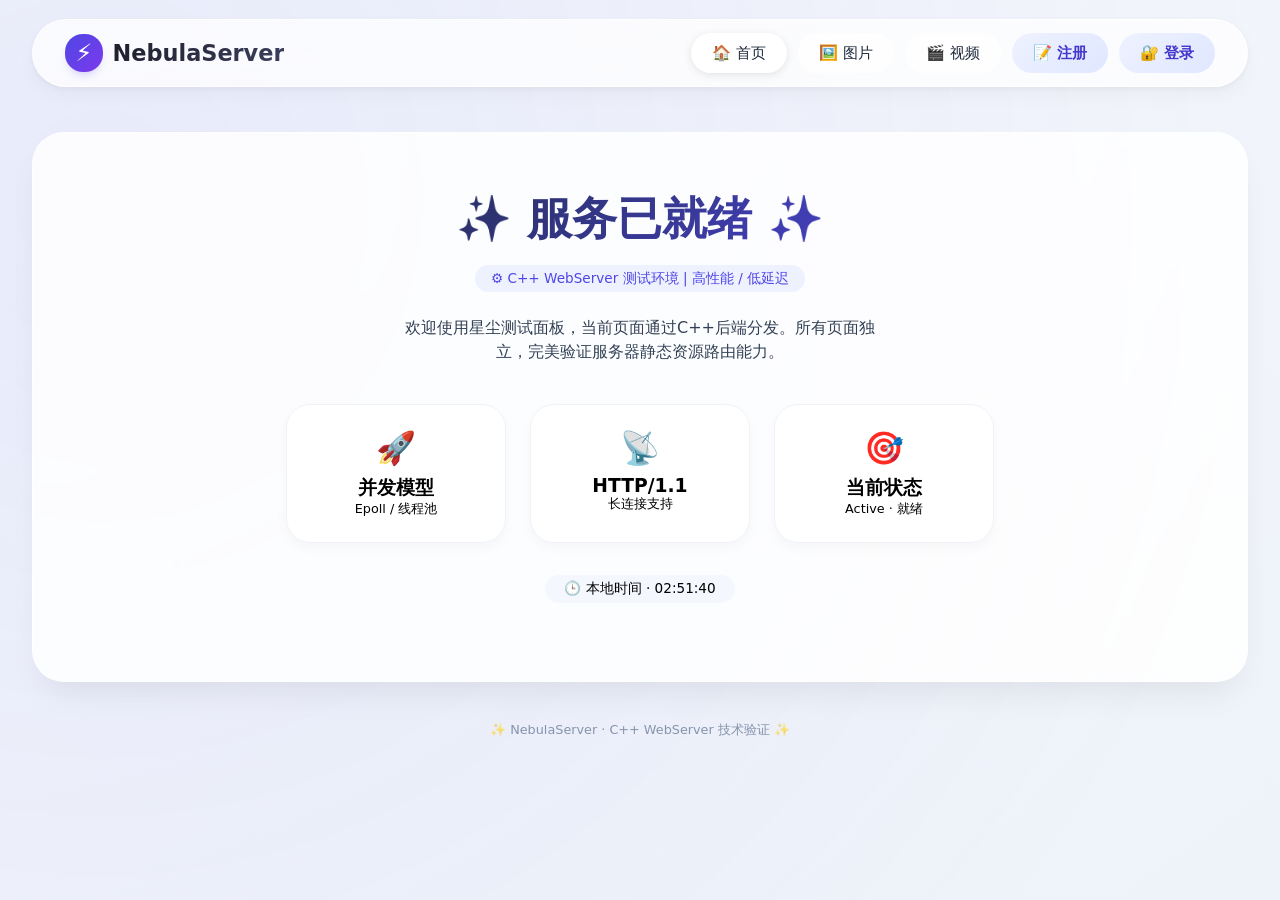
<file: resource/index.html>
<!DOCTYPE html>
<html lang="zh-CN">
<head>
    <meta charset="UTF-8">
    <meta name="viewport" content="width=device-width, initial-scale=1.0">
    <title>星尘服务器 · 首页</title>
    <link rel="stylesheet" href="common.css">
</head>
<body>
<div class="app-wrapper">
    <header class="glass-nav">
        <div class="logo-area">
            <div class="logo-icon"><span>⚡</span></div>
            <div class="logo-text">NebulaServer</div>
        </div>
        <div class="nav-buttons">
            <a href="index.html" class="nav-btn">🏠 首页</a>
            <a href="picture.html" class="nav-btn">🖼️ 图片</a>
            <a href="video.html" class="nav-btn">🎬 视频</a>
            <a href="auth.html?tab=register" class="nav-btn btn-register">📝 注册</a>
            <a href="auth.html?tab=login" class="nav-btn btn-login">🔐 登录</a>
        </div>
    </header>
    <div class="content-panel">
        <div class="welcome-card">
            <div class="greeting">✨ 服务已就绪 ✨</div>
            <div class="server-badge">⚙️ C++ WebServer 测试环境 | 高性能 / 低延迟</div>
            <p style="color: #334155; max-width: 500px; margin: 0 auto; line-height: 1.5;">欢迎使用星尘测试面板，当前页面通过C++后端分发。所有页面独立，完美验证服务器静态资源路由能力。</p>
            <div class="info-grid">
                <div class="info-card"><div class="info-icon">🚀</div><h3>并发模型</h3><p style="font-size: 0.8rem;">Epoll / 线程池</p></div>
                <div class="info-card"><div class="info-icon">📡</div><h3>HTTP/1.1</h3><p style="font-size: 0.8rem;">长连接支持</p></div>
                <div class="info-card"><div class="info-icon">🎯</div><h3>当前状态</h3><p style="font-size: 0.8rem;">Active · 就绪</p></div>
            </div>
            <div style="margin-top: 2rem; font-size: 0.85rem; background: #eef2ff80; display: inline-block; padding: 0.3rem 1.2rem; border-radius: 2rem;">
                🕒 本地时间 · <span id="live-time">--:--:--</span>
            </div>
        </div>
    </div>
    <footer>✨ NebulaServer · C++ WebServer 技术验证 ✨</footer>
</div>
<script src="common.js"></script>
</body>
</html>
</file>
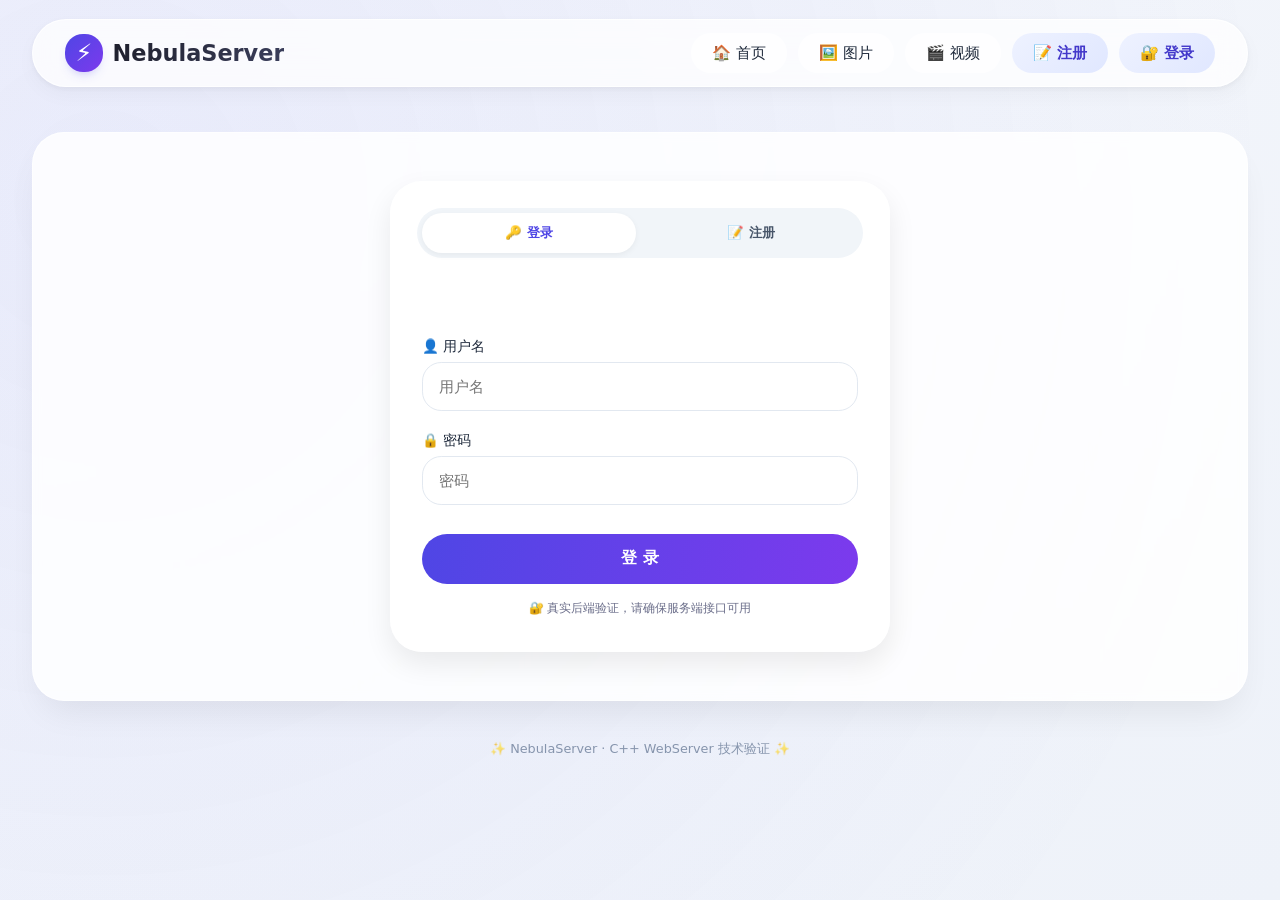
<file: resource/auth.html>
<!DOCTYPE html>
<html lang="zh-CN">
<head>
    <meta charset="UTF-8">
    <meta name="viewport" content="width=device-width, initial-scale=1.0">
    <title>星尘服务器 · 登录/注册</title>
    <link rel="stylesheet" href="common.css">
</head>
<body>
<div class="app-wrapper">
    <header class="glass-nav">
        <div class="logo-area"><div class="logo-icon"><span>⚡</span></div><div class="logo-text">NebulaServer</div></div>
        <div class="nav-buttons">
            <a href="index.html" class="nav-btn">🏠 首页</a>
            <a href="picture.html" class="nav-btn">🖼️ 图片</a>
            <a href="video.html" class="nav-btn">🎬 视频</a>
            <a href="auth.html?tab=register" class="nav-btn btn-register">📝 注册</a>
            <a href="auth.html?tab=login" class="nav-btn btn-login">🔐 登录</a>
        </div>
    </header>
    <div class="content-panel">
        <div class="auth-wrapper">
            <div class="auth-tabs">
                <button class="auth-tab" id="tab-login">🔑 登录</button>
                <button class="auth-tab" id="tab-register">📝 注册</button>
            </div>
            <!-- 消息提示区域 -->
            <div id="auth-message" style="text-align: center; margin: 1rem 1rem 0; min-height: 2rem;"></div>
            <!-- 登录表单 -->
            <div id="login-panel" class="auth-form">
                <div class="input-group"><label>👤 用户名</label><input type="text" id="login-username" placeholder="用户名"></div>
                <div class="input-group"><label>🔒 密码</label><input type="password" id="login-password" placeholder="密码"></div>
                <button class="submit-btn" id="do-login">登 录</button>
                <div class="demo-tip">🔐 真实后端验证，请确保服务端接口可用</div>
            </div>
            <!-- 注册表单 -->
            <div id="register-panel" class="auth-form" style="display: none;">
                <div class="input-group"><label>📛 用户名</label><input type="text" id="reg-username" placeholder="至少3个字符"></div>
                <div class="input-group"><label>📧 邮箱</label><input type="email" id="reg-email" placeholder="example@test.com"></div>
                <div class="input-group"><label>🔐 密码</label><input type="password" id="reg-password" placeholder="设置密码"></div>
                <div class="input-group"><label>✓ 确认密码</label><input type="password" id="reg-confirm" placeholder="再次输入"></div>
                <button class="submit-btn" id="do-register">注 册</button>
                <div class="demo-tip">📝 真实后端注册，请确保服务端接口可用</div>
            </div>
        </div>
    </div>
    <footer>✨ NebulaServer · C++ WebServer 技术验证 ✨</footer>
</div>
<script src="common.js"></script>
<script src="auth.js"></script>
</body>
</html>
</file>
<file: resource/common.css>
/* common.css - 所有页面共用样式 */
* {
    margin: 0;
    padding: 0;
    box-sizing: border-box;
    font-family: 'Inter', system-ui, -apple-system, 'Segoe UI', Roboto, sans-serif;
}

body {
    background: linear-gradient(145deg, #f5f7fc 0%, #eef2f9 100%);
    min-height: 100vh;
    display: flex;
    flex-direction: column;
    position: relative;
}

body::before {
    content: '';
    position: fixed;
    top: -20%;
    left: -20%;
    width: 140%;
    height: 140%;
    background: radial-gradient(circle at 20% 30%, rgba(99, 102, 241, 0.08), transparent 70%);
    pointer-events: none;
    z-index: 0;
}

.app-wrapper {
    max-width: 1400px;
    margin: 0 auto;
    padding: 1.2rem 2rem 2.5rem;
    width: 100%;
    flex: 1;
    position: relative;
    z-index: 2;
}

.glass-nav {
    background: rgba(255, 255, 255, 0.75);
    backdrop-filter: blur(12px);
    border-radius: 2.5rem;
    padding: 0.8rem 2rem;
    margin-bottom: 2.8rem;
    box-shadow: 0 8px 20px rgba(0, 0, 0, 0.03), 0 2px 6px rgba(0, 0, 0, 0.05);
    border: 1px solid rgba(255, 255, 255, 0.8);
    display: flex;
    justify-content: space-between;
    align-items: center;
    flex-wrap: wrap;
    gap: 1rem;
}

.logo-area {
    display: flex;
    align-items: center;
    gap: 0.6rem;
}

.logo-icon {
    background: linear-gradient(135deg, #4f46e5, #7c3aed);
    width: 38px;
    height: 38px;
    border-radius: 18px;
    display: flex;
    align-items: center;
    justify-content: center;
    box-shadow: 0 6px 12px -6px rgba(79, 70, 229, 0.4);
}

.logo-icon span {
    font-size: 1.5rem;
    font-weight: 600;
    color: white;
}

.logo-text {
    font-weight: 700;
    font-size: 1.4rem;
    background: linear-gradient(120deg, #1e1f2c, #3b3f5c);
    background-clip: text;
    -webkit-background-clip: text;
    color: transparent;
}

.nav-buttons {
    display: flex;
    gap: 0.7rem;
    flex-wrap: wrap;
}

.nav-btn {
    background: rgba(255, 255, 255, 0.7);
    border: none;
    padding: 0.6rem 1.3rem;
    border-radius: 2rem;
    font-weight: 550;
    font-size: 0.95rem;
    color: #1e293b;
    cursor: pointer;
    transition: all 0.25s ease;
    text-decoration: none;
    display: inline-flex;
    align-items: center;
    gap: 8px;
}

.nav-btn:hover {
    background: white;
    transform: translateY(-2px);
    box-shadow: 0 10px 20px -8px rgba(0, 0, 0, 0.15);
    color: #4f46e5;
}

.btn-register, .btn-login {
    background: linear-gradient(135deg, #eef2ff, #e0e7ff);
    color: #4338ca;
    font-weight: 600;
}

.content-panel {
    background: rgba(255, 255, 255, 0.85);
    backdrop-filter: blur(4px);
    border-radius: 2rem;
    padding: 2rem;
    box-shadow: 0 20px 35px -12px rgba(0, 0, 0, 0.08);
    border: 1px solid rgba(255, 255, 255, 0.7);
    min-height: 550px;
}

footer {
    text-align: center;
    margin-top: 2.5rem;
    color: #5b6e8c;
    font-size: 0.8rem;
    opacity: 0.7;
}

/* 首页卡片样式 */
.welcome-card {
    text-align: center;
    max-width: 760px;
    margin: 1.5rem auto;
}

.greeting {
    font-size: 2.8rem;
    font-weight: 800;
    background: linear-gradient(130deg, #1e293b, #4f46e5);
    background-clip: text;
    -webkit-background-clip: text;
    color: transparent;
    margin-bottom: 1rem;
}

.server-badge {
    background: #eef2ff;
    display: inline-block;
    padding: 0.3rem 1rem;
    border-radius: 30px;
    font-size: 0.85rem;
    font-weight: 500;
    color: #4f46e5;
    margin-bottom: 1.5rem;
}

.info-grid {
    display: flex;
    flex-wrap: wrap;
    gap: 1.5rem;
    justify-content: center;
    margin-top: 2.5rem;
}

.info-card {
    background: white;
    border-radius: 1.5rem;
    padding: 1.5rem 1.8rem;
    width: 220px;
    box-shadow: 0 5px 12px rgba(0, 0, 0, 0.03);
    border: 1px solid #f0f2f8;
    transition: all 0.2s;
}

.info-card:hover {
    transform: translateY(-5px);
    border-color: #c7d2fe;
}

.info-icon {
    font-size: 2rem;
    margin-bottom: 0.5rem;
}

/* 图片页面样式 */
.image-showcase {
    max-width: 900px; 
    height: auto;
    margin: 0 auto;
    text-align: center;
}

.art-image {
    width: 100%;
    height: auto;
    border-radius: 2rem;
    box-shadow: 0 20px 30px -10px rgba(0, 0, 0, 0.2);
    border: 4px solid rgba(255, 255, 255, 0.7);
    transition: transform 0.2s;
    object-fit: contain;
}

.art-image:hover {
    transform: scale(1.01);
}

.img-caption {
    margin-top: 1rem;
    color: #334155;
    background: rgba(255, 255, 255, 0.7);
    padding: 0.5rem 1.2rem;
    border-radius: 40px;
    display: inline-block;
    backdrop-filter: blur(4px);
}

/* 视频页面样式 */
.video-container {
    max-width: 900px;
    margin: 0 auto;
    border-radius: 1.8rem;
    overflow: hidden;
    background: #0f172a;
    box-shadow: 0 25px 35px -12px rgba(0, 0, 0, 0.3);
}

video {
    width: 100%;
    display: block;
    outline: none;
}

.video-label {
    margin-top: 1rem;
    color: #475569;
    font-weight: 500;
    text-align: center;
}

/* 登录注册页面样式 */
.auth-wrapper {
    max-width: 500px;
    margin: 1rem auto;
    background: rgba(255, 255, 255, 0.9);
    border-radius: 2rem;
    padding: 0.2rem;
    box-shadow: 0 12px 28px rgba(0, 0, 0, 0.08);
}

.auth-tabs {
    display: flex;
    gap: 0.5rem;
    background: #f1f5f9;
    margin: 1.5rem 1.5rem 0;
    border-radius: 3rem;
    padding: 0.3rem;
}

.auth-tab {
    flex: 1;
    text-align: center;
    padding: 0.7rem 0;
    border-radius: 2.5rem;
    background: transparent;
    border: none;
    font-weight: 600;
    cursor: pointer;
    transition: 0.2s;
    color: #475569;
}

.auth-tab.active {
    background: white;
    color: #4f46e5;
    box-shadow: 0 2px 6px rgba(0, 0, 0, 0.05);
}

.auth-form {
    padding: 2rem 1.8rem 2rem;
}

.input-group {
    margin-bottom: 1.3rem;
}

.input-group label {
    display: block;
    font-size: 0.85rem;
    font-weight: 500;
    margin-bottom: 0.4rem;
    color: #1e293b;
}

.input-group input {
    width: 100%;
    padding: 0.9rem 1rem;
    border-radius: 1.2rem;
    border: 1px solid #e2e8f0;
    background: #ffffff;
    transition: 0.2s;
    font-size: 0.95rem;
}

.input-group input:focus {
    outline: none;
    border-color: #818cf8;
    box-shadow: 0 0 0 3px rgba(79, 70, 229, 0.2);
}

.submit-btn {
    background: linear-gradient(100deg, #4f46e5, #7c3aed);
    width: 100%;
    border: none;
    padding: 0.9rem;
    border-radius: 2rem;
    color: white;
    font-weight: 700;
    font-size: 1rem;
    cursor: pointer;
    transition: 0.2s;
    margin-top: 0.5rem;
}

.submit-btn:hover {
    opacity: 0.92;
    transform: scale(0.98);
}

.demo-tip {
    text-align: center;
    font-size: 0.75rem;
    color: #6c6f8b;
    margin-top: 1rem;
}

/* 响应式 */
@media (max-width: 700px) {
    .app-wrapper {
        padding: 1rem;
    }
    .glass-nav {
        flex-direction: column;
        align-items: stretch;
        border-radius: 1.8rem;
    }
    .nav-buttons {
        justify-content: center;
    }
    .greeting {
        font-size: 2rem;
    }
    .content-panel {
        padding: 1.2rem;
    }
}

/* 用户区域样式（登录后显示） */
.user-area {
    display: flex;
    align-items: center;
    gap: 12px;
    margin-left: 8px;
}

.username-display {
    background: rgba(79, 70, 229, 0.12);
    padding: 0.4rem 1rem;
    border-radius: 2rem;
    font-size: 0.9rem;
    font-weight: 500;
    color: #4f46e5;
}

.logout-btn {
    background: none;
    border: none;
    padding: 0.4rem 1rem;
    border-radius: 2rem;
    font-size: 0.9rem;
    font-weight: 500;
    color: #ef4444;
    cursor: pointer;
    transition: all 0.2s;
    display: inline-flex;
    align-items: center;
    gap: 6px;
}

.logout-btn:hover {
    background: #fee2e2;
    transform: translateY(-1px);
}
</file>
